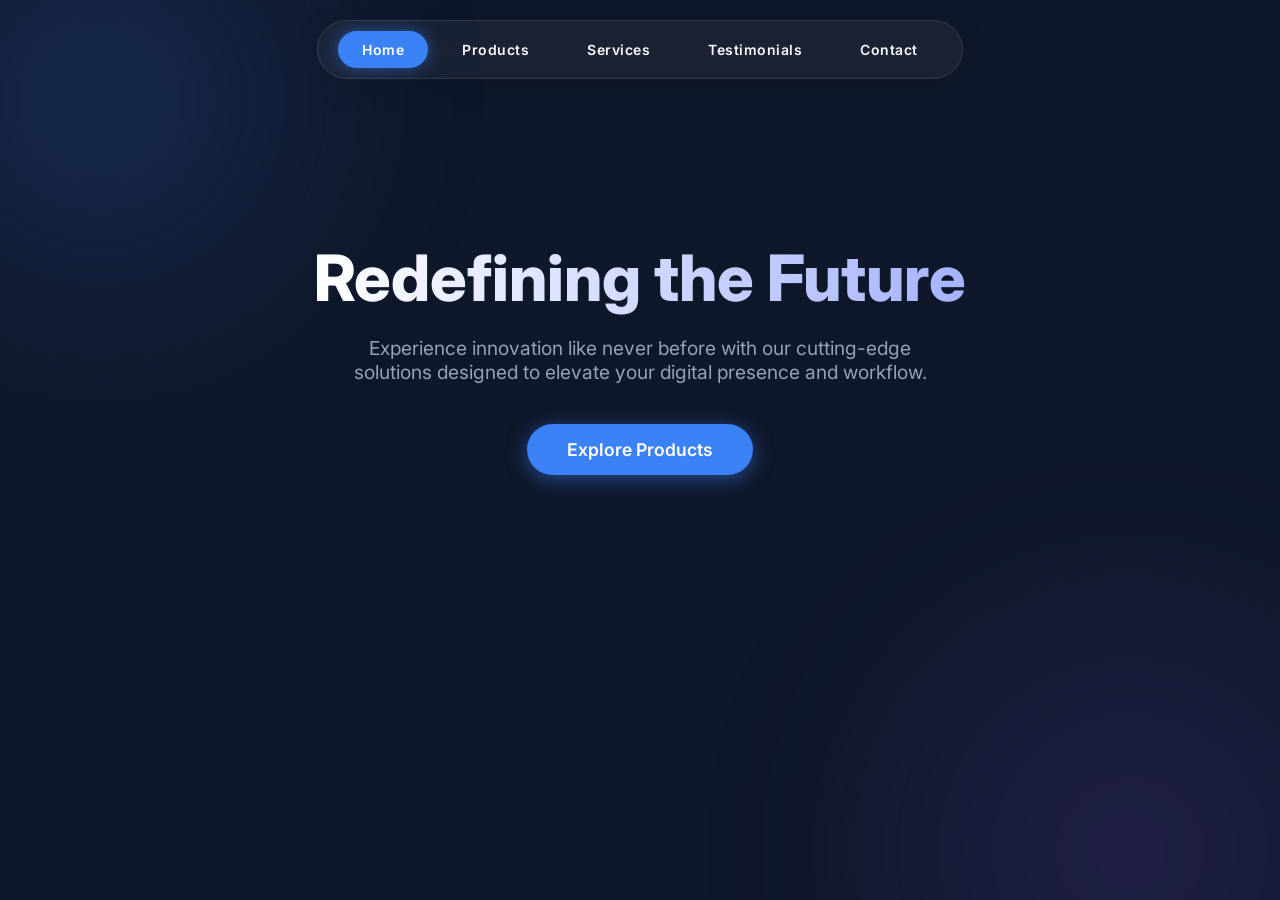
<file: CoorgInstitutueOfTechnology/Extra/index.html>
<!DOCTYPE html>
<html lang="en">
<head>
    <meta charset="UTF-8">
    <meta name="viewport" content="width=device-width, initial-scale=1.0">
    <title>Home - Premium Experience</title>
    <meta name="description" content="Welcome to our premium digital experience.">
    <link rel="stylesheet" href="style.css">
</head>
<body>
    <div class="bg-gradient-1"></div>
    <div class="bg-gradient-2"></div>

    <nav class="glass-tabs">
        <a href="index.html" class="tab active">Home</a>
        <a href="products.html" class="tab">Products</a>
        <a href="services.html" class="tab">Services</a>
        <a href="testimonials.html" class="tab">Testimonials</a>
        <a href="contacts.html" class="tab">Contact</a>
    </nav>

    <div class="container">
        <main class="hero">
            <h1 class="fade-in">Redefining the Future</h1>
            <p class="fade-in delay-1">Experience innovation like never before with our cutting-edge solutions designed to elevate your digital presence and workflow.</p>
            <a href="products.html" class="btn-primary fade-in delay-2">Explore Products</a>
        </main>
    </div>

    <script src="script.js"></script>
</body>
</html>
</file>
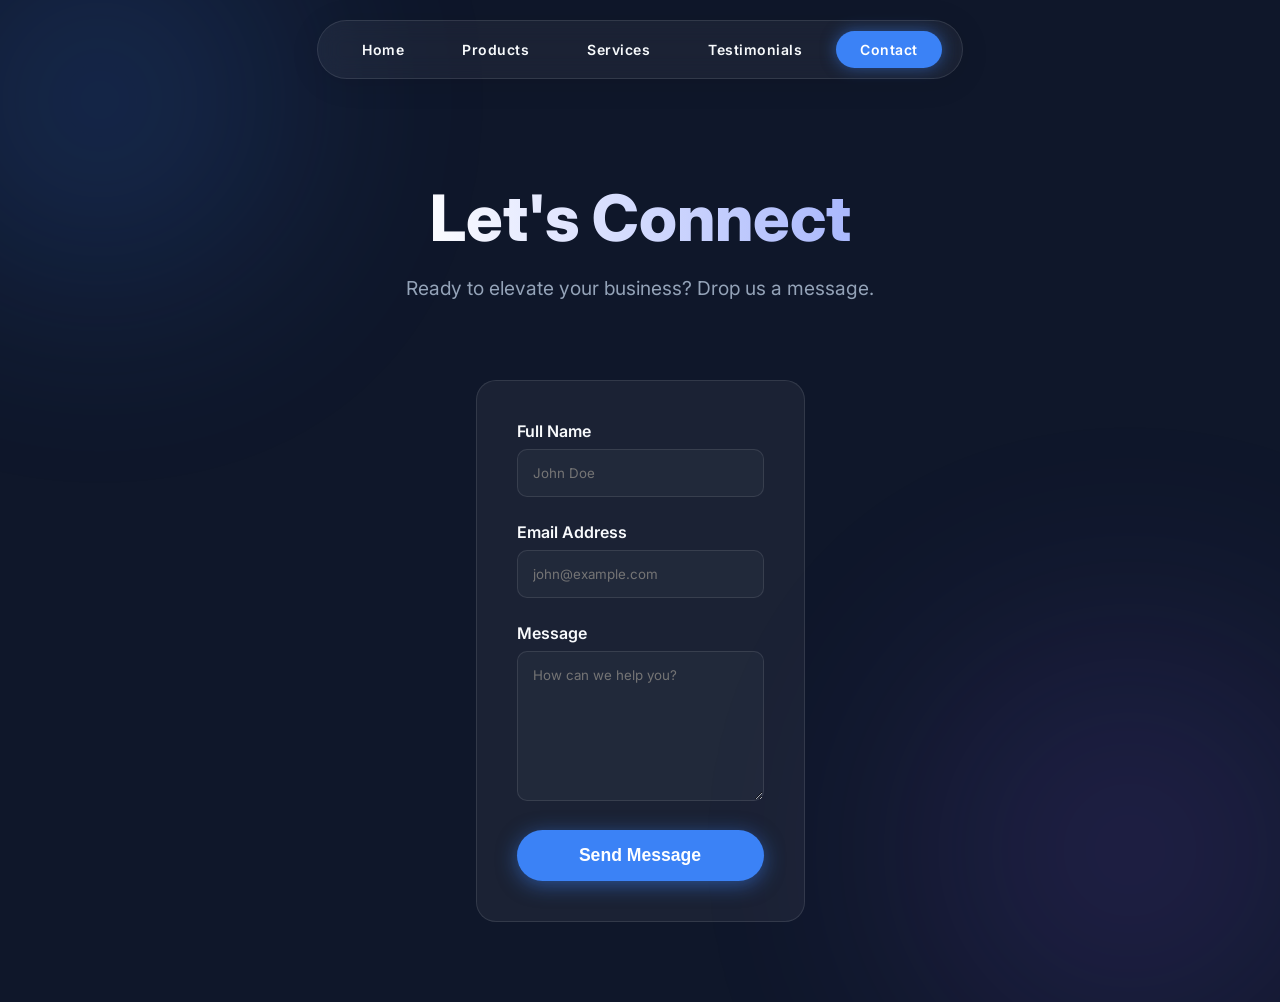
<file: CoorgInstitutueOfTechnology/Extra/contacts.html>
<!DOCTYPE html>
<html lang="en">
<head>
    <meta charset="UTF-8">
    <meta name="viewport" content="width=device-width, initial-scale=1.0">
    <title>Contact - Premium Experience</title>
    <meta name="description" content="Get in touch with us.">
    <link rel="stylesheet" href="style.css">
</head>
<body>
    <div class="bg-gradient-1"></div>
    <div class="bg-gradient-2"></div>

    <nav class="glass-tabs">
        <a href="index.html" class="tab">Home</a>
        <a href="products.html" class="tab">Products</a>
        <a href="services.html" class="tab">Services</a>
        <a href="testimonials.html" class="tab">Testimonials</a>
        <a href="contacts.html" class="tab active">Contact</a>
    </nav>

    <div class="container">
        <div class="hero" style="padding: 40px 0;">
            <h1 class="fade-in">Let's Connect</h1>
            <p class="fade-in delay-1">Ready to elevate your business? Drop us a message.</p>
        </div>
        
        <div class="contact-form fade-in delay-2">
            <form action="#" method="POST" onsubmit="event.preventDefault(); alert('Thank you for reaching out!');">
                <div class="form-group">
                    <label for="name">Full Name</label>
                    <input type="text" id="name" class="form-control" placeholder="John Doe" required>
                </div>
                <div class="form-group">
                    <label for="email">Email Address</label>
                    <input type="email" id="email" class="form-control" placeholder="john@example.com" required>
                </div>
                <div class="form-group">
                    <label for="message">Message</label>
                    <textarea id="message" class="form-control" placeholder="How can we help you?" required></textarea>
                </div>
                <button type="submit" class="btn-primary" style="width: 100%;">Send Message</button>
            </form>
        </div>
    </div>

    <script src="script.js"></script>
</body>
</html>
</file>
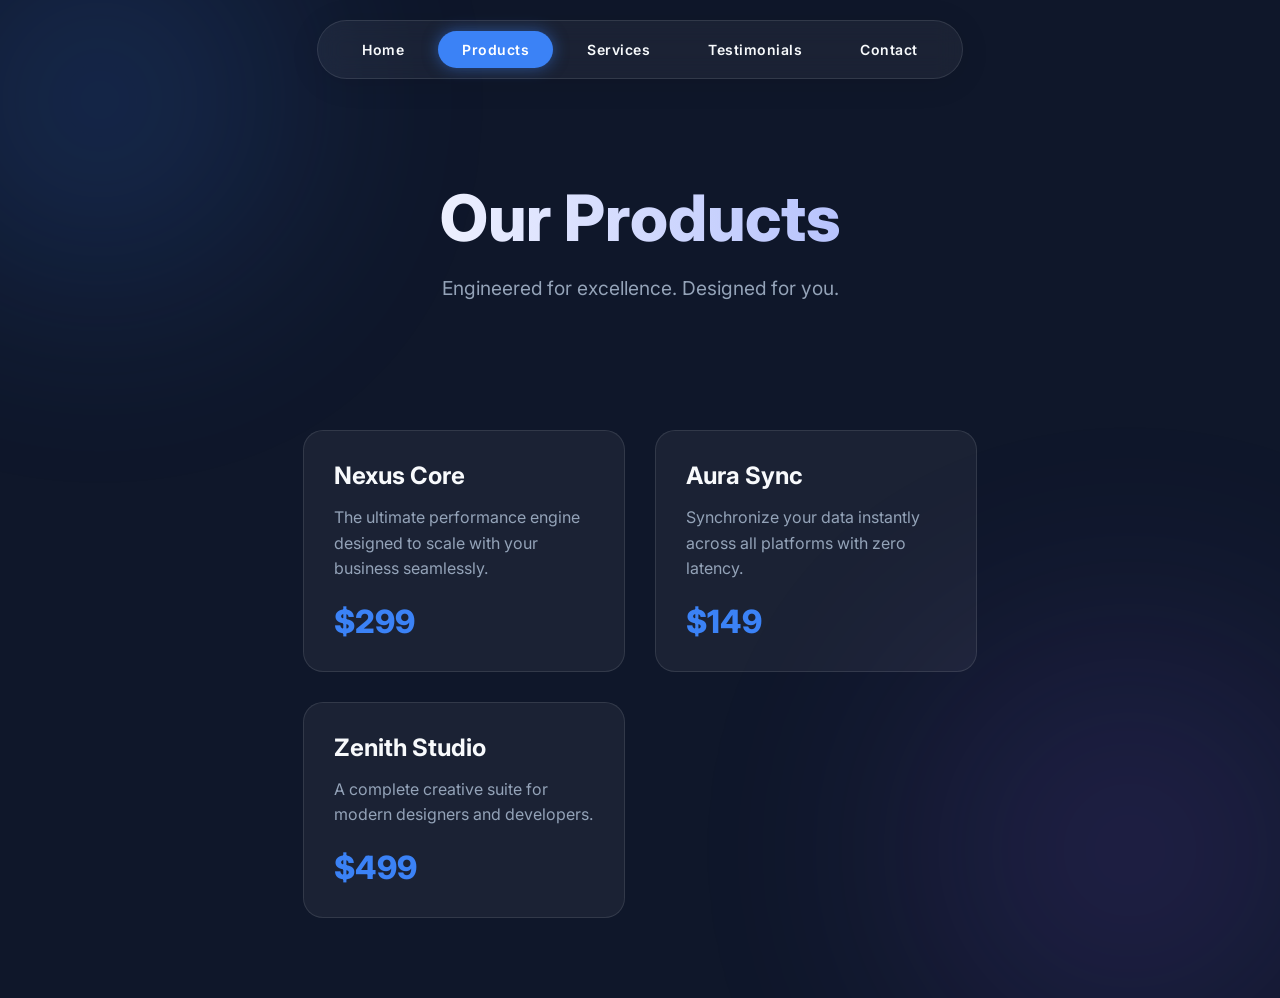
<file: CoorgInstitutueOfTechnology/Extra/products.html>
<!DOCTYPE html>
<html lang="en">
<head>
    <meta charset="UTF-8">
    <meta name="viewport" content="width=device-width, initial-scale=1.0">
    <title>Products - Premium Experience</title>
    <meta name="description" content="Discover our premium product line.">
    <link rel="stylesheet" href="style.css">
</head>
<body>
    <div class="bg-gradient-1"></div>
    <div class="bg-gradient-2"></div>

    <nav class="glass-tabs">
        <a href="index.html" class="tab">Home</a>
        <a href="products.html" class="tab active">Products</a>
        <a href="services.html" class="tab">Services</a>
        <a href="testimonials.html" class="tab">Testimonials</a>
        <a href="contacts.html" class="tab">Contact</a>
    </nav>

    <div class="container">
        <div class="hero" style="padding: 40px 0;">
            <h1 class="fade-in">Our Products</h1>
            <p class="fade-in delay-1">Engineered for excellence. Designed for you.</p>
        </div>
        
        <div class="grid fade-in delay-2">
            <div class="card">
                <h3>Nexus Core</h3>
                <p>The ultimate performance engine designed to scale with your business seamlessly.</p>
                <div class="price">$299</div>
            </div>
            <div class="card">
                <h3>Aura Sync</h3>
                <p>Synchronize your data instantly across all platforms with zero latency.</p>
                <div class="price">$149</div>
            </div>
            <div class="card">
                <h3>Zenith Studio</h3>
                <p>A complete creative suite for modern designers and developers.</p>
                <div class="price">$499</div>
            </div>
        </div>
    </div>

    <script src="script.js"></script>
</body>
</html>
</file>
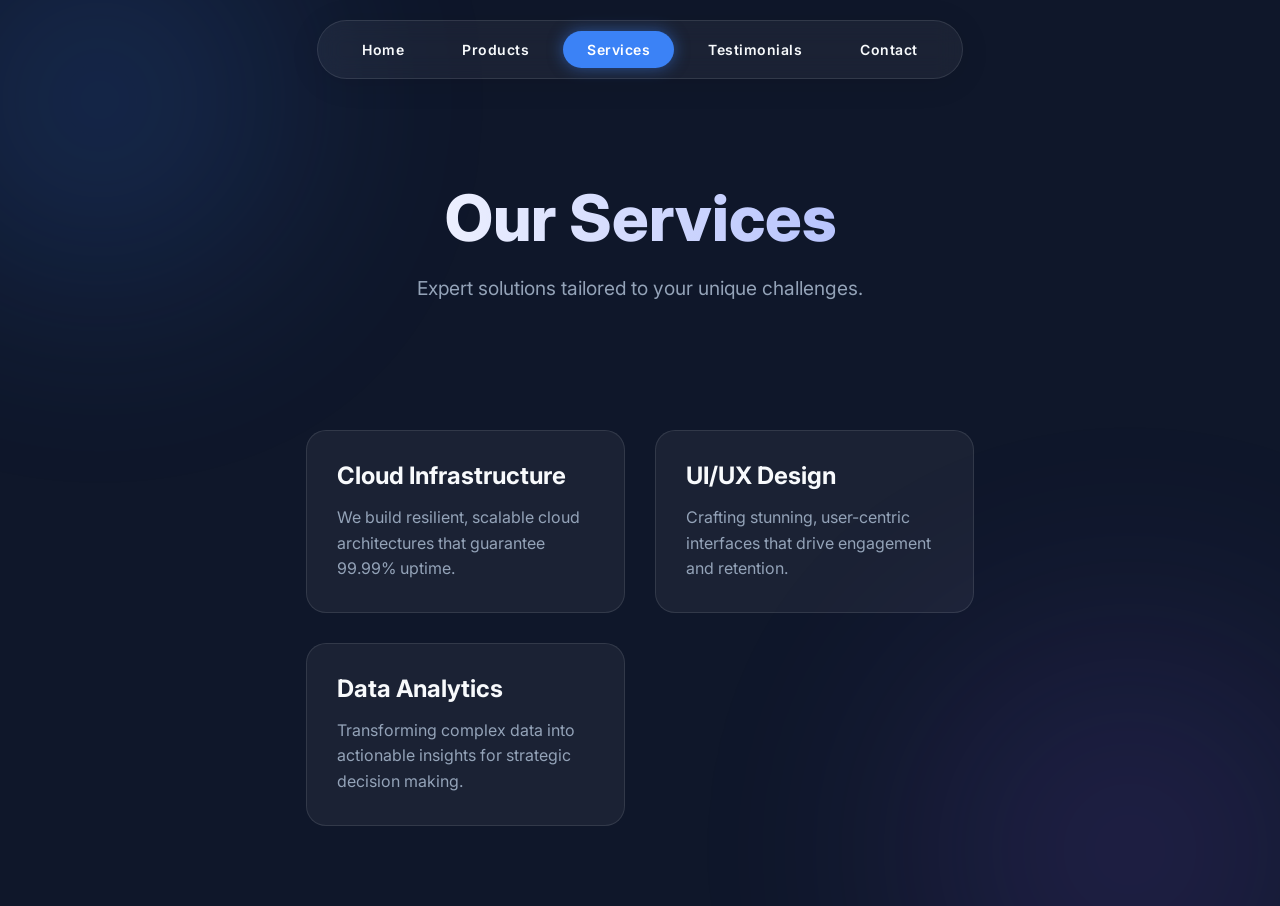
<file: CoorgInstitutueOfTechnology/Extra/services.html>
<!DOCTYPE html>
<html lang="en">
<head>
    <meta charset="UTF-8">
    <meta name="viewport" content="width=device-width, initial-scale=1.0">
    <title>Services - Premium Experience</title>
    <meta name="description" content="Explore our high-end services.">
    <link rel="stylesheet" href="style.css">
</head>
<body>
    <div class="bg-gradient-1"></div>
    <div class="bg-gradient-2"></div>

    <nav class="glass-tabs">
        <a href="index.html" class="tab">Home</a>
        <a href="products.html" class="tab">Products</a>
        <a href="services.html" class="tab active">Services</a>
        <a href="testimonials.html" class="tab">Testimonials</a>
        <a href="contacts.html" class="tab">Contact</a>
    </nav>

    <div class="container">
        <div class="hero" style="padding: 40px 0;">
            <h1 class="fade-in">Our Services</h1>
            <p class="fade-in delay-1">Expert solutions tailored to your unique challenges.</p>
        </div>
        
        <div class="grid fade-in delay-2">
            <div class="card">
                <h3>Cloud Infrastructure</h3>
                <p>We build resilient, scalable cloud architectures that guarantee 99.99% uptime.</p>
            </div>
            <div class="card">
                <h3>UI/UX Design</h3>
                <p>Crafting stunning, user-centric interfaces that drive engagement and retention.</p>
            </div>
            <div class="card">
                <h3>Data Analytics</h3>
                <p>Transforming complex data into actionable insights for strategic decision making.</p>
            </div>
        </div>
    </div>

    <script src="script.js"></script>
</body>
</html>
</file>
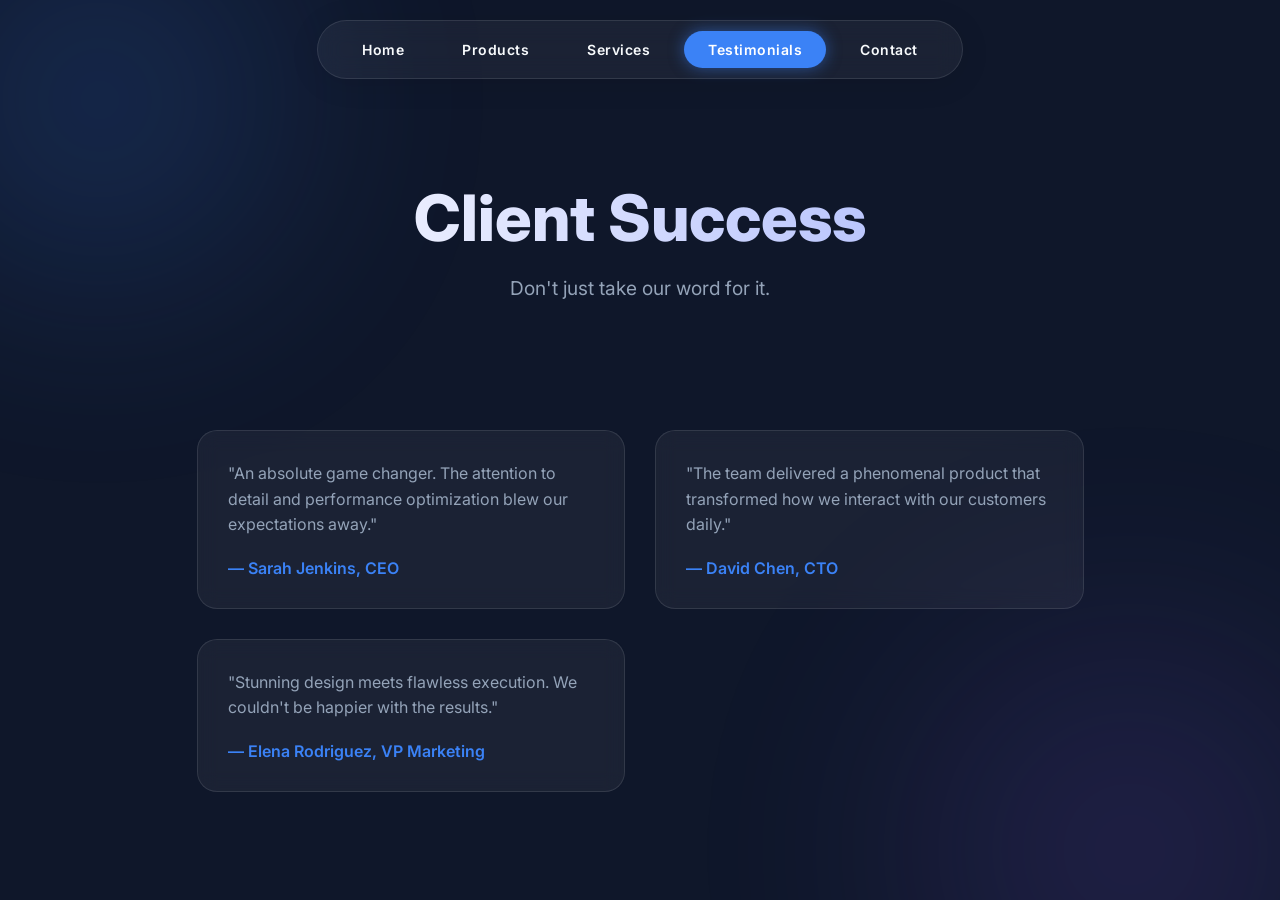
<file: CoorgInstitutueOfTechnology/Extra/testimonials.html>
<!DOCTYPE html>
<html lang="en">
<head>
    <meta charset="UTF-8">
    <meta name="viewport" content="width=device-width, initial-scale=1.0">
    <title>Testimonials - Premium Experience</title>
    <meta name="description" content="See what our clients say about us.">
    <link rel="stylesheet" href="style.css">
</head>
<body>
    <div class="bg-gradient-1"></div>
    <div class="bg-gradient-2"></div>

    <nav class="glass-tabs">
        <a href="index.html" class="tab">Home</a>
        <a href="products.html" class="tab">Products</a>
        <a href="services.html" class="tab">Services</a>
        <a href="testimonials.html" class="tab active">Testimonials</a>
        <a href="contacts.html" class="tab">Contact</a>
    </nav>

    <div class="container">
        <div class="hero" style="padding: 40px 0;">
            <h1 class="fade-in">Client Success</h1>
            <p class="fade-in delay-1">Don't just take our word for it.</p>
        </div>
        
        <div class="grid fade-in delay-2">
            <div class="card">
                <p>"An absolute game changer. The attention to detail and performance optimization blew our expectations away."</p>
                <div style="margin-top: 20px; font-weight: 600; color: var(--primary-color);">— Sarah Jenkins, CEO</div>
            </div>
            <div class="card">
                <p>"The team delivered a phenomenal product that transformed how we interact with our customers daily."</p>
                <div style="margin-top: 20px; font-weight: 600; color: var(--primary-color);">— David Chen, CTO</div>
            </div>
            <div class="card">
                <p>"Stunning design meets flawless execution. We couldn't be happier with the results."</p>
                <div style="margin-top: 20px; font-weight: 600; color: var(--primary-color);">— Elena Rodriguez, VP Marketing</div>
            </div>
        </div>
    </div>

    <script src="script.js"></script>
</body>
</html>
</file>
<file: CoorgInstitutueOfTechnology/Extra/style.css>
@import url('https://fonts.googleapis.com/css2?family=Inter:wght@300;400;600;800&display=swap');

:root {
  --bg-color: #0f172a;
  --text-color: #f8fafc;
  --primary-color: #3b82f6;
  --primary-glow: rgba(59, 130, 246, 0.5);
  --glass-bg: rgba(255, 255, 255, 0.05);
  --glass-border: rgba(255, 255, 255, 0.1);
}

* {
  margin: 0;
  padding: 0;
  box-sizing: border-box;
}

body {
  font-family: 'Inter', sans-serif;
  background-color: var(--bg-color);
  color: var(--text-color);
  min-height: 100vh;
  display: flex;
  flex-direction: column;
  overflow-x: hidden;
}

/* Background Gradients */
.bg-gradient-1, .bg-gradient-2 {
  position: fixed;
  border-radius: 50%;
  filter: blur(120px);
  z-index: -1;
  animation: float 10s infinite ease-in-out alternate;
}

.bg-gradient-1 {
  width: 400px;
  height: 400px;
  background: radial-gradient(circle, #3b82f6, transparent);
  top: -100px;
  left: -100px;
  opacity: 0.3;
}

.bg-gradient-2 {
  width: 500px;
  height: 500px;
  background: radial-gradient(circle, #8b5cf6, transparent);
  bottom: -200px;
  right: -100px;
  opacity: 0.2;
  animation-delay: -5s;
}

@keyframes float {
  0% { transform: translate(0, 0); }
  100% { transform: translate(50px, 50px); }
}

/* Navigation Tabs (Glassmorphism) */
nav.glass-tabs {
  position: sticky;
  top: 20px;
  z-index: 100;
  display: flex;
  justify-content: center;
  align-items: center;
  gap: 10px;
  background: var(--glass-bg);
  backdrop-filter: blur(12px);
  -webkit-backdrop-filter: blur(12px);
  border: 1px solid var(--glass-border);
  padding: 10px 20px;
  border-radius: 50px;
  margin: 0 auto;
  width: fit-content;
  box-shadow: 0 4px 30px rgba(0, 0, 0, 0.1);
  transition: all 0.3s ease;
}

.tab {
  text-decoration: none;
  color: var(--text-color);
  padding: 10px 24px;
  border-radius: 30px;
  font-weight: 600;
  font-size: 14px;
  letter-spacing: 0.5px;
  transition: all 0.3s ease;
  position: relative;
}

.tab:hover {
  background: rgba(255, 255, 255, 0.1);
}

.tab.active {
  background: var(--primary-color);
  color: white;
  box-shadow: 0 0 15px var(--primary-glow);
}

/* Container */
.container {
  max-width: 1200px;
  margin: 0 auto;
  padding: 80px 20px;
  flex: 1;
  display: flex;
  flex-direction: column;
}

/* Hero Section */
.hero {
  text-align: center;
  padding: 100px 0;
  animation: fadeIn 1s ease-out;
}

.hero h1 {
  font-size: 4rem;
  font-weight: 800;
  margin-bottom: 20px;
  background: linear-gradient(to right, #fff, #a5b4fc);
  -webkit-background-clip: text;
  -webkit-text-fill-color: transparent;
}

.hero p {
  font-size: 1.2rem;
  color: #94a3b8;
  max-width: 600px;
  margin: 0 auto 40px;
}

.btn-primary {
  display: inline-block;
  background: var(--primary-color);
  color: white;
  padding: 15px 40px;
  border-radius: 30px;
  text-decoration: none;
  font-weight: 600;
  font-size: 1.1rem;
  transition: all 0.3s ease;
  box-shadow: 0 4px 20px var(--primary-glow);
  border: none;
  cursor: pointer;
}

.btn-primary:hover {
  transform: translateY(-3px);
  box-shadow: 0 8px 30px var(--primary-glow);
}

/* Grid Layouts (Products, Services) */
.grid {
  display: grid;
  grid-template-columns: repeat(auto-fit, minmax(300px, 1fr));
  gap: 30px;
  margin-top: 50px;
}

.card {
  background: var(--glass-bg);
  border: 1px solid var(--glass-border);
  border-radius: 20px;
  padding: 30px;
  backdrop-filter: blur(10px);
  transition: all 0.4s cubic-bezier(0.175, 0.885, 0.32, 1.275);
  display: flex;
  flex-direction: column;
}

.card:hover {
  transform: translateY(-10px);
  border-color: rgba(255, 255, 255, 0.3);
  box-shadow: 0 15px 30px rgba(0, 0, 0, 0.2);
}

.card h3 {
  font-size: 1.5rem;
  margin-bottom: 15px;
}

.card p {
  color: #94a3b8;
  line-height: 1.6;
  flex: 1;
}

.price {
  font-size: 2rem;
  font-weight: 800;
  color: var(--primary-color);
  margin-top: 20px;
}

/* Forms */
.contact-form {
  max-width: 600px;
  margin: 0 auto;
  background: var(--glass-bg);
  padding: 40px;
  border-radius: 20px;
  border: 1px solid var(--glass-border);
}

.form-group {
  margin-bottom: 25px;
}

.form-group label {
  display: block;
  margin-bottom: 8px;
  font-weight: 600;
}

.form-control {
  width: 100%;
  padding: 15px;
  border-radius: 10px;
  background: rgba(255, 255, 255, 0.03);
  border: 1px solid var(--glass-border);
  color: white;
  font-family: inherit;
  transition: all 0.3s ease;
}

.form-control:focus {
  outline: none;
  border-color: var(--primary-color);
  background: rgba(255, 255, 255, 0.08);
}

textarea.form-control {
  resize: vertical;
  min-height: 150px;
}

/* Animations */
@keyframes fadeIn {
  from { opacity: 0; transform: translateY(20px); }
  to { opacity: 1; transform: translateY(0); }
}

.fade-in {
  animation: fadeIn 0.8s ease-out forwards;
  opacity: 0;
}

.delay-1 { animation-delay: 0.2s; }
.delay-2 { animation-delay: 0.4s; }
.delay-3 { animation-delay: 0.6s; }

/* Responsive */
@media (max-width: 768px) {
  nav.glass-tabs {
    flex-wrap: wrap;
    border-radius: 20px;
    padding: 10px;
    gap: 5px;
  }
  
  .tab {
    padding: 8px 16px;
    font-size: 13px;
  }
  
  .hero h1 {
    font-size: 2.5rem;
  }
}
</file>
